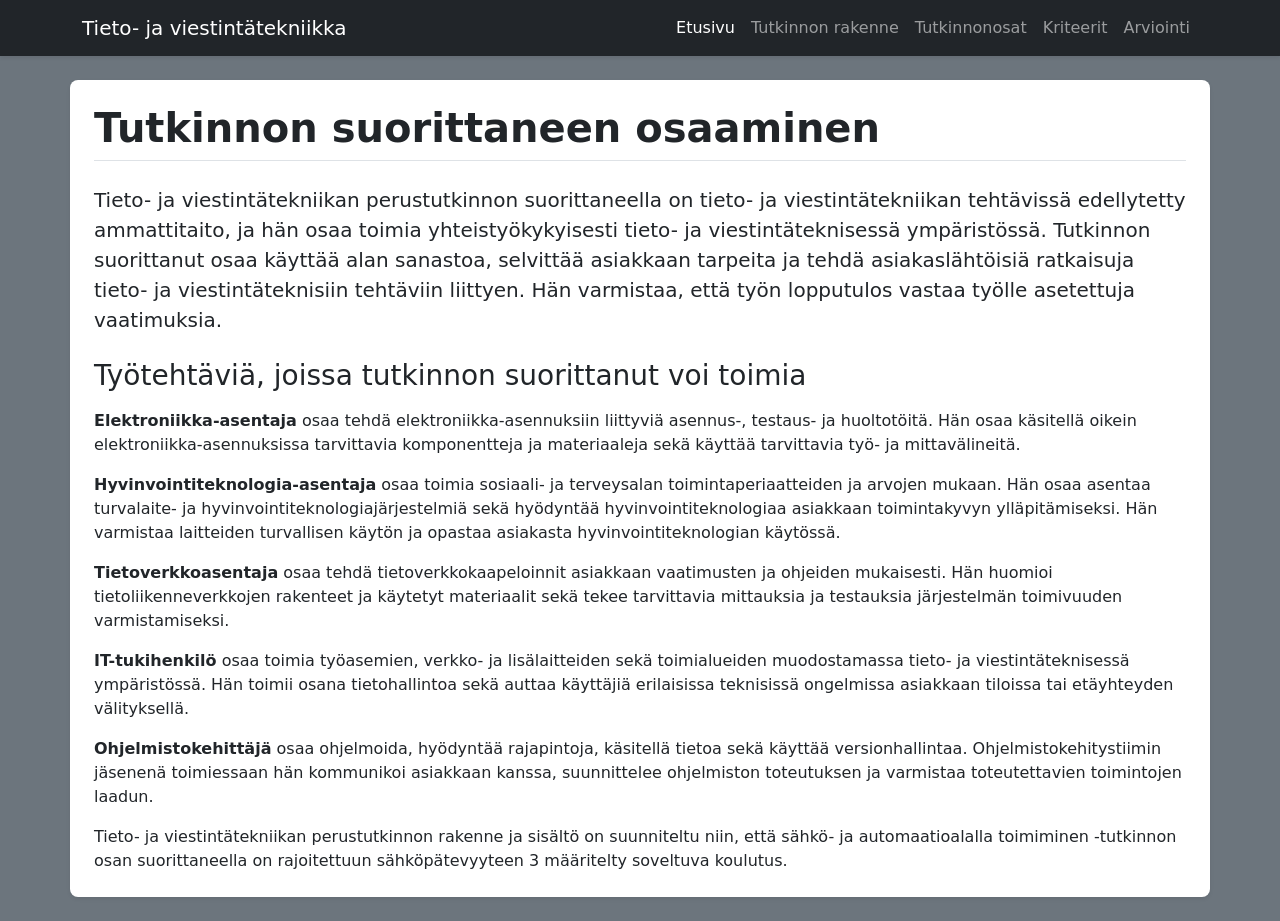
<file: index.html>
<!DOCTYPE html>
<html lang="fi">
<head>
    <meta charset="UTF-8">
    <meta name="viewport" content="width=device-width, initial-scale=1.0">
    <title>Etusivu</title>
    <link href="https://cdn.jsdelivr.net/npm/bootstrap@5.3.3/dist/css/bootstrap.min.css" rel="stylesheet">
    <link rel="stylesheet" href="style.css">
</head>
<body class="bg-secondary">

    <nav class="navbar navbar-expand-md bg-dark navbar-dark shadow-sm sticky-top">
        <div class="container">
            <a class="navbar-brand" href="index.html">Tieto- ja viestintätekniikka</a>
            <button class="navbar-toggler" type="button" data-bs-toggle="collapse" data-bs-target="#navbarSupportedContent" aria-controls="navbarSupportedContent" aria-expanded="false" aria-label="Toggle navigation">
                <span class="navbar-toggler-icon"></span>
            </button>
            <div class="collapse navbar-collapse" id="navbarSupportedContent">
                <ul class="navbar-nav ms-auto">
                    <li class="nav-item"><a class="nav-link active" aria-current="page" href="index.html">Etusivu</a></li>
                    <li class="nav-item"><a class="nav-link" href="tutkinnonmuodostuminen.html">Tutkinnon rakenne</a></li>
                    <li class="nav-item"><a class="nav-link" href="tutkinnonosat.html">Tutkinnonosat</a></li>
                    <li class="nav-item"><a class="nav-link" href="kriteerit.html">Kriteerit</a></li>
                    <li class="nav-item"><a class="nav-link" href="arviointi.html">Arviointi</a></li>
                </ul>
            </div>
        </div>
    </nav>

    <main class="container w-auto mx-3 mx-md-auto my-4 p-3 p-md-4 bg-white rounded-3 shadow-sm">
        <h1 class="display-6 fw-bold border-bottom pb-2 mb-4">Tutkinnon suorittaneen osaaminen</h1>

        <p class="lead">Tieto- ja viestintätekniikan perustutkinnon suorittaneella on tieto- ja viestintätekniikan tehtävissä edellytetty ammattitaito, ja hän osaa toimia yhteistyökykyisesti tieto- ja viestintäteknisessä ympäristössä. Tutkinnon suorittanut osaa käyttää alan sanastoa, selvittää asiakkaan tarpeita ja tehdä asiakaslähtöisiä ratkaisuja tieto- ja viestintäteknisiin tehtäviin liittyen. Hän varmistaa, että työn lopputulos vastaa työlle asetettuja vaatimuksia.</p>

        <h2 class="h3 mt-4 mb-3">Työtehtäviä, joissa tutkinnon suorittanut voi toimia</h2>

        <p><strong>Elektroniikka-asentaja</strong> osaa tehdä elektroniikka-asennuksiin liittyviä asennus-, testaus- ja huoltotöitä. Hän osaa käsitellä oikein elektroniikka-asennuksissa tarvittavia komponentteja ja materiaaleja sekä käyttää tarvittavia työ- ja mittavälineitä.</p>

        <p><strong>Hyvinvointiteknologia-asentaja</strong> osaa toimia sosiaali- ja terveysalan toimintaperiaatteiden ja arvojen mukaan. Hän osaa asentaa turvalaite- ja hyvinvointiteknologiajärjestelmiä sekä hyödyntää hyvinvointiteknologiaa asiakkaan toimintakyvyn ylläpitämiseksi. Hän varmistaa laitteiden turvallisen käytön ja opastaa asiakasta hyvinvointiteknologian käytössä.</p>

        <p><strong>Tietoverkkoasentaja</strong> osaa tehdä tietoverkkokaapeloinnit asiakkaan vaatimusten ja ohjeiden mukaisesti. Hän huomioi tietoliikenneverkkojen rakenteet ja käytetyt materiaalit sekä tekee tarvittavia mittauksia ja testauksia järjestelmän toimivuuden varmistamiseksi.</p>

        <p><strong>IT-tukihenkilö</strong> osaa toimia työasemien, verkko- ja lisälaitteiden sekä toimialueiden muodostamassa tieto- ja viestintäteknisessä ympäristössä. Hän toimii osana tietohallintoa sekä auttaa käyttäjiä erilaisissa teknisissä ongelmissa asiakkaan tiloissa tai etäyhteyden välityksellä.</p>

        <p><strong>Ohjelmistokehittäjä</strong> osaa ohjelmoida, hyödyntää rajapintoja, käsitellä tietoa sekä käyttää versionhallintaa. Ohjelmistokehitystiimin jäsenenä toimiessaan hän kommunikoi asiakkaan kanssa, suunnittelee ohjelmiston toteutuksen ja varmistaa toteutettavien toimintojen laadun.</p>

        <p class="mb-0">Tieto- ja viestintätekniikan perustutkinnon rakenne ja sisältö on suunniteltu niin, että sähkö- ja automaatioalalla toimiminen -tutkinnon osan suorittaneella on rajoitettuun sähköpätevyyteen 3 määritelty soveltuva koulutus.</p>
    </main>

    <script src="https://cdn.jsdelivr.net/npm/bootstrap@5.3.3/dist/js/bootstrap.bundle.min.js"></script>
</body>
</html>
</file>
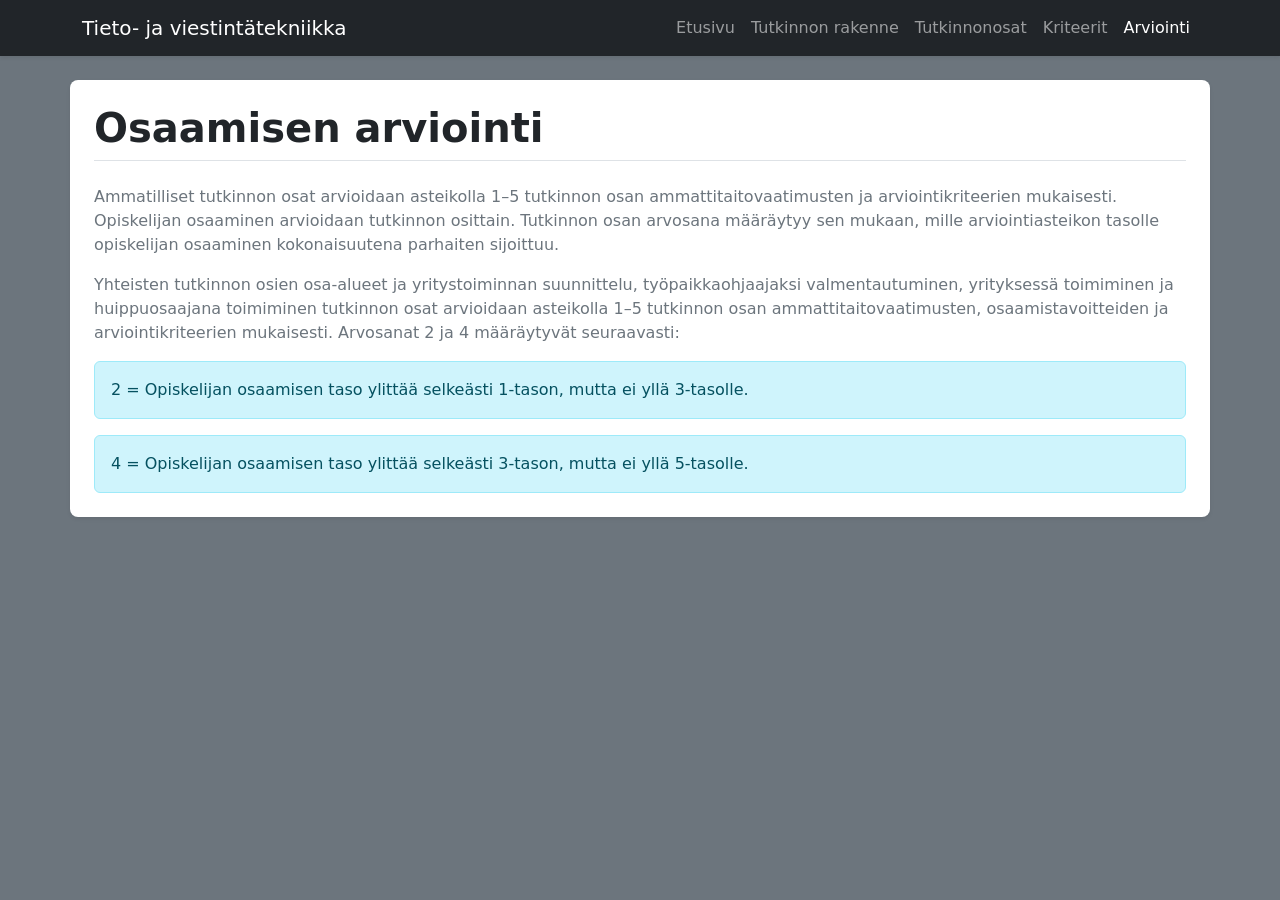
<file: arviointi.html>
<!DOCTYPE html>
<html lang="fi">
<head>
    <meta charset="UTF-8">
    <meta name="viewport" content="width=device-width, initial-scale=1.0">
    <title>Arviointi</title>
    <link href="https://cdn.jsdelivr.net/npm/bootstrap@5.3.3/dist/css/bootstrap.min.css" rel="stylesheet">
    <link rel="stylesheet" href="style.css">
</head>
<body class="bg-secondary">

    <nav class="navbar navbar-expand-md bg-dark navbar-dark shadow-sm sticky-top">
        <div class="container">
            <a class="navbar-brand" href="index.html">Tieto- ja viestintätekniikka</a>
            <button class="navbar-toggler" type="button" data-bs-toggle="collapse" data-bs-target="#navbarSupportedContent" aria-controls="navbarSupportedContent" aria-expanded="false" aria-label="Toggle navigation">
                <span class="navbar-toggler-icon"></span>
            </button>
            <div class="collapse navbar-collapse" id="navbarSupportedContent">
                <ul class="navbar-nav ms-auto">
                    <li class="nav-item"><a class="nav-link" href="index.html">Etusivu</a></li>
                    <li class="nav-item"><a class="nav-link" href="tutkinnonmuodostuminen.html">Tutkinnon rakenne</a></li>
                    <li class="nav-item"><a class="nav-link" href="tutkinnonosat.html">Tutkinnonosat</a></li>
                    <li class="nav-item"><a class="nav-link" href="kriteerit.html">Kriteerit</a></li>
                    <li class="nav-item"><a class="nav-link active" aria-current="page" href="arviointi.html">Arviointi</a></li>
                </ul>
            </div>
        </div>
    </nav>

    <main class="container w-auto mx-3 mx-md-auto my-4 p-3 p-md-4 bg-white rounded-3 shadow-sm">
        <h1 class="display-6 fw-bold border-bottom pb-2 mb-4">Osaamisen arviointi</h1>

        <p class="text-secondary">Ammatilliset tutkinnon osat arvioidaan asteikolla 1–5 tutkinnon osan ammattitaitovaatimusten ja arviointikriteerien mukaisesti. Opiskelijan osaaminen arvioidaan tutkinnon osittain. Tutkinnon osan arvosana määräytyy sen mukaan, mille arviointiasteikon tasolle opiskelijan osaaminen kokonaisuutena parhaiten sijoittuu.</p>

        <p class="text-secondary">Yhteisten tutkinnon osien osa-alueet ja yritystoiminnan suunnittelu, työpaikkaohjaajaksi valmentautuminen, yrityksessä toimiminen ja huippuosaajana toimiminen tutkinnon osat arvioidaan asteikolla 1–5 tutkinnon osan ammattitaitovaatimusten, osaamistavoitteiden ja arviointikriteerien mukaisesti. Arvosanat 2 ja 4 määräytyvät seuraavasti:</p>

        <p class="alert alert-info">2 = Opiskelijan osaamisen taso ylittää selkeästi 1-tason, mutta ei yllä 3-tasolle.</p>

        <p class="alert alert-info mb-0">4 = Opiskelijan osaamisen taso ylittää selkeästi 3-tason, mutta ei yllä 5-tasolle.</p>
    </main>

    <script src="https://cdn.jsdelivr.net/npm/bootstrap@5.3.3/dist/js/bootstrap.bundle.min.js"></script>
</body>
</html>
</file>
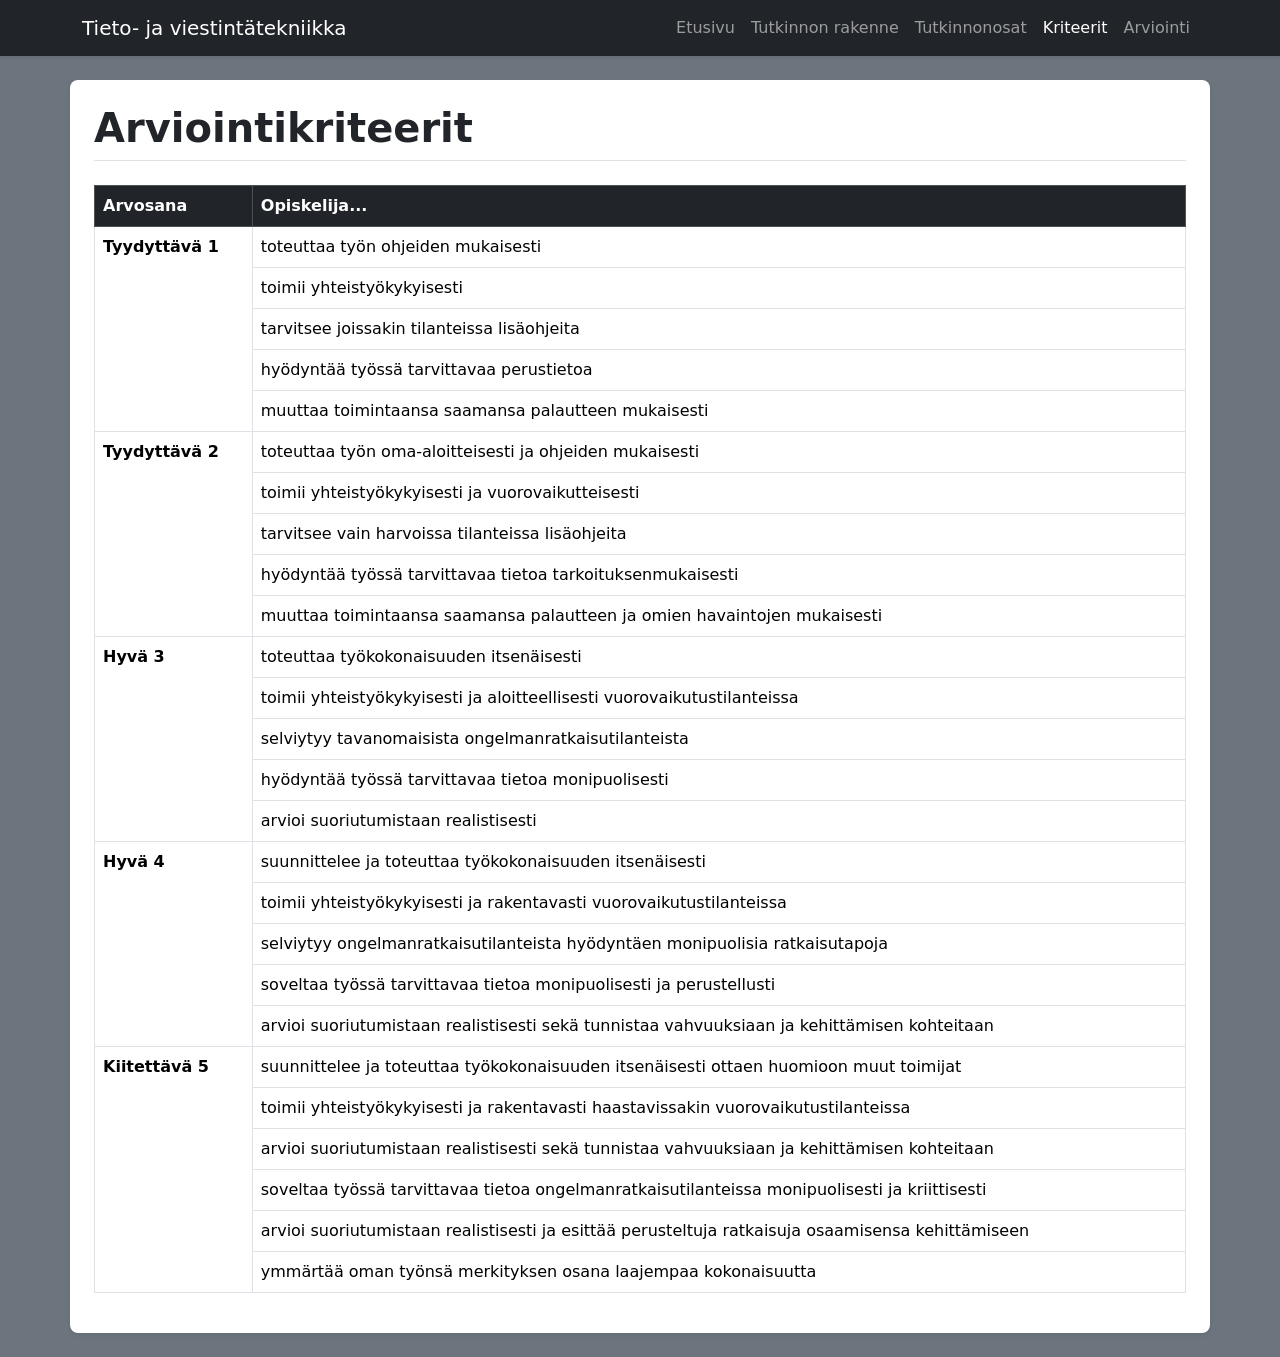
<file: kriteerit.html>
<!DOCTYPE html>
<html lang="fi">
<head>
    <meta charset="UTF-8">
    <meta name="viewport" content="width=device-width, initial-scale=1.0">
    <title>Kriteerit</title>
    <link href="https://cdn.jsdelivr.net/npm/bootstrap@5.3.3/dist/css/bootstrap.min.css" rel="stylesheet">
    <link rel="stylesheet" href="style.css">
</head>
<body class="bg-secondary">

    <nav class="navbar navbar-expand-md bg-dark navbar-dark shadow-sm sticky-top">
        <div class="container">
            <a class="navbar-brand" href="index.html">Tieto- ja viestintätekniikka</a>
            <button class="navbar-toggler" type="button" data-bs-toggle="collapse" data-bs-target="#navbarSupportedContent" aria-controls="navbarSupportedContent" aria-expanded="false" aria-label="Toggle navigation">
                <span class="navbar-toggler-icon"></span>
            </button>
            <div class="collapse navbar-collapse" id="navbarSupportedContent">
                <ul class="navbar-nav ms-auto">
                    <li class="nav-item"><a class="nav-link" href="index.html">Etusivu</a></li>
                    <li class="nav-item"><a class="nav-link" href="tutkinnonmuodostuminen.html">Tutkinnon rakenne</a></li>
                    <li class="nav-item"><a class="nav-link" href="tutkinnonosat.html">Tutkinnonosat</a></li>
                    <li class="nav-item"><a class="nav-link active" aria-current="page" href="kriteerit.html">Kriteerit</a></li>
                    <li class="nav-item"><a class="nav-link" href="arviointi.html">Arviointi</a></li>
                </ul>
            </div>
        </div>
    </nav>

    <main class="container w-auto mx-3 mx-md-auto my-4 p-3 p-md-4 bg-white rounded-3 shadow-sm">
        <h1 class="display-6 fw-bold border-bottom pb-2 mb-4">Arviointikriteerit</h1>

        <div class="table-responsive">
            <table class="table table-bordered">
                <thead class="table-dark">
                    <tr>
                        <th>Arvosana</th>
                        <th>Opiskelija...</th>
                    </tr>
                </thead>
                <tbody>
                    <tr>
                        <td rowspan="5" class="fw-bold">Tyydyttävä 1</td>
                        <td>toteuttaa työn ohjeiden mukaisesti</td>
                    </tr>
                    <tr><td>toimii yhteistyökykyisesti</td></tr>
                    <tr><td>tarvitsee joissakin tilanteissa lisäohjeita</td></tr>
                    <tr><td>hyödyntää työssä tarvittavaa perustietoa</td></tr>
                    <tr><td>muuttaa toimintaansa saamansa palautteen mukaisesti</td></tr>

                    <tr>
                        <td rowspan="5" class="fw-bold">Tyydyttävä 2</td>
                        <td>toteuttaa työn oma-aloitteisesti ja ohjeiden mukaisesti</td>
                    </tr>
                    <tr><td>toimii yhteistyökykyisesti ja vuorovaikutteisesti</td></tr>
                    <tr><td>tarvitsee vain harvoissa tilanteissa lisäohjeita</td></tr>
                    <tr><td>hyödyntää työssä tarvittavaa tietoa tarkoituksenmukaisesti</td></tr>
                    <tr><td>muuttaa toimintaansa saamansa palautteen ja omien havaintojen mukaisesti</td></tr>

                    <tr>
                        <td rowspan="5" class="fw-bold">Hyvä 3</td>
                        <td>toteuttaa työkokonaisuuden itsenäisesti</td>
                    </tr>
                    <tr><td>toimii yhteistyökykyisesti ja aloitteellisesti vuorovaikutustilanteissa</td></tr>
                    <tr><td>selviytyy tavanomaisista ongelmanratkaisutilanteista</td></tr>
                    <tr><td>hyödyntää työssä tarvittavaa tietoa monipuolisesti</td></tr>
                    <tr><td>arvioi suoriutumistaan realistisesti</td></tr>

                    <tr>
                        <td rowspan="5" class="fw-bold">Hyvä 4</td>
                        <td>suunnittelee ja toteuttaa työkokonaisuuden itsenäisesti</td>
                    </tr>
                    <tr><td>toimii yhteistyökykyisesti ja rakentavasti vuorovaikutustilanteissa</td></tr>
                    <tr><td>selviytyy ongelmanratkaisutilanteista hyödyntäen monipuolisia ratkaisutapoja</td></tr>
                    <tr><td>soveltaa työssä tarvittavaa tietoa monipuolisesti ja perustellusti</td></tr>
                    <tr><td>arvioi suoriutumistaan realistisesti sekä tunnistaa vahvuuksiaan ja kehittämisen kohteitaan</td></tr>

                    <tr>
                        <td rowspan="6" class="fw-bold">Kiitettävä 5</td>
                        <td>suunnittelee ja toteuttaa työkokonaisuuden itsenäisesti ottaen huomioon muut toimijat</td>
                    </tr>
                    <tr><td>toimii yhteistyökykyisesti ja rakentavasti haastavissakin vuorovaikutustilanteissa</td></tr>
                    <tr><td>arvioi suoriutumistaan realistisesti sekä tunnistaa vahvuuksiaan ja kehittämisen kohteitaan</td></tr>
                    <tr><td>soveltaa työssä tarvittavaa tietoa ongelmanratkaisutilanteissa monipuolisesti ja kriittisesti</td></tr>
                    <tr><td>arvioi suoriutumistaan realistisesti ja esittää perusteltuja ratkaisuja osaamisensa kehittämiseen</td></tr>
                    <tr><td>ymmärtää oman työnsä merkityksen osana laajempaa kokonaisuutta</td></tr>
                </tbody>
            </table>
        </div>
    </main>

    <script src="https://cdn.jsdelivr.net/npm/bootstrap@5.3.3/dist/js/bootstrap.bundle.min.js"></script>
</body>
</html>
</file>
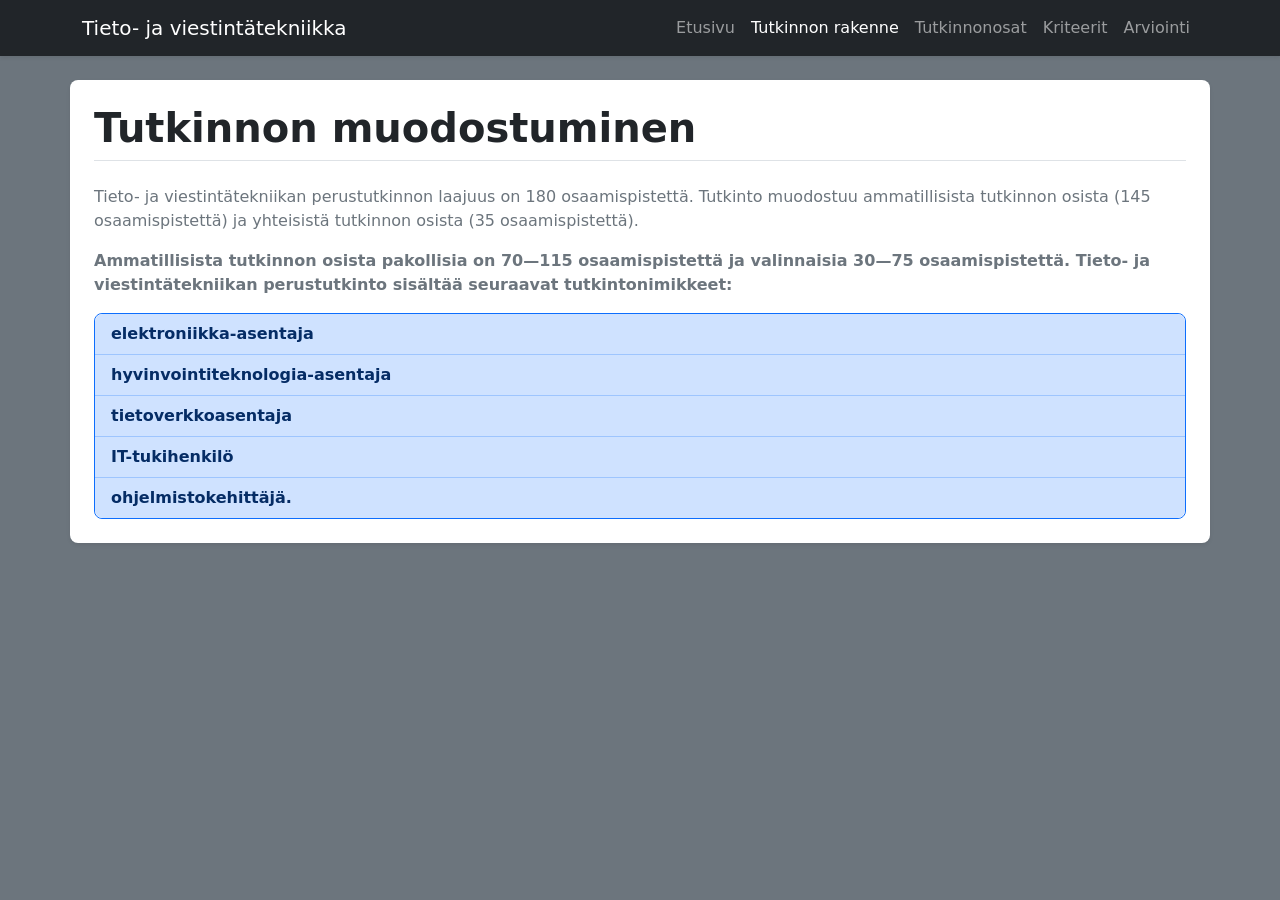
<file: tutkinnonmuodostuminen.html>
<!DOCTYPE html>
<html lang="fi">
<head>
    <meta charset="UTF-8">
    <meta name="viewport" content="width=device-width, initial-scale=1.0">
    <title>Tutkinnon muodostuminen</title>
    <link href="https://cdn.jsdelivr.net/npm/bootstrap@5.3.3/dist/css/bootstrap.min.css" rel="stylesheet">
    <link rel="stylesheet" href="style.css">
</head>
<body class="bg-secondary">

    <nav class="navbar navbar-expand-md bg-dark navbar-dark shadow-sm sticky-top">
        <div class="container">
            <a class="navbar-brand" href="index.html">Tieto- ja viestintätekniikka</a>
            <button class="navbar-toggler" type="button" data-bs-toggle="collapse" data-bs-target="#navbarSupportedContent" aria-controls="navbarSupportedContent" aria-expanded="false" aria-label="Toggle navigation">
                <span class="navbar-toggler-icon"></span>
            </button>
            <div class="collapse navbar-collapse" id="navbarSupportedContent">
                <ul class="navbar-nav ms-auto">
                    <li class="nav-item"><a class="nav-link" href="index.html">Etusivu</a></li>
                    <li class="nav-item"><a class="nav-link active" aria-current="page" href="tutkinnonmuodostuminen.html">Tutkinnon rakenne</a></li>
                    <li class="nav-item"><a class="nav-link" href="tutkinnonosat.html">Tutkinnonosat</a></li>
                    <li class="nav-item"><a class="nav-link" href="kriteerit.html">Kriteerit</a></li>
                    <li class="nav-item"><a class="nav-link" href="arviointi.html">Arviointi</a></li>
                </ul>
            </div>
        </div>
    </nav>

    <main class="container w-auto mx-3 mx-md-auto my-4 p-3 p-md-4 bg-white rounded-3 shadow-sm">
        <h1 class="display-6 fw-bold border-bottom pb-2 mb-4">Tutkinnon muodostuminen</h1>

        <p class="text-secondary">Tieto- ja viestintätekniikan perustutkinnon laajuus on 180 osaamispistettä. Tutkinto muodostuu ammatillisista tutkinnon osista (145 osaamispistettä) ja yhteisistä tutkinnon osista (35 osaamispistettä).</p>

        <p class="text-secondary fw-semibold">Ammatillisista tutkinnon osista pakollisia on 70—115 osaamispistettä ja valinnaisia 30—75 osaamispistettä. Tieto- ja viestintätekniikan perustutkinto sisältää seuraavat tutkintonimikkeet:</p>

        <ul class="list-group list-group-flush border border-primary rounded-3 mb-0">
            <li class="list-group-item list-group-item-primary fw-bold">elektroniikka-asentaja</li>
            <li class="list-group-item list-group-item-primary fw-bold">hyvinvointiteknologia-asentaja</li>
            <li class="list-group-item list-group-item-primary fw-bold">tietoverkkoasentaja</li>
            <li class="list-group-item list-group-item-primary fw-bold">IT-tukihenkilö</li>
            <li class="list-group-item list-group-item-primary fw-bold">ohjelmistokehittäjä.</li>
        </ul>
    </main>

    <script src="https://cdn.jsdelivr.net/npm/bootstrap@5.3.3/dist/js/bootstrap.bundle.min.js"></script>
</body>
</html>
</file>
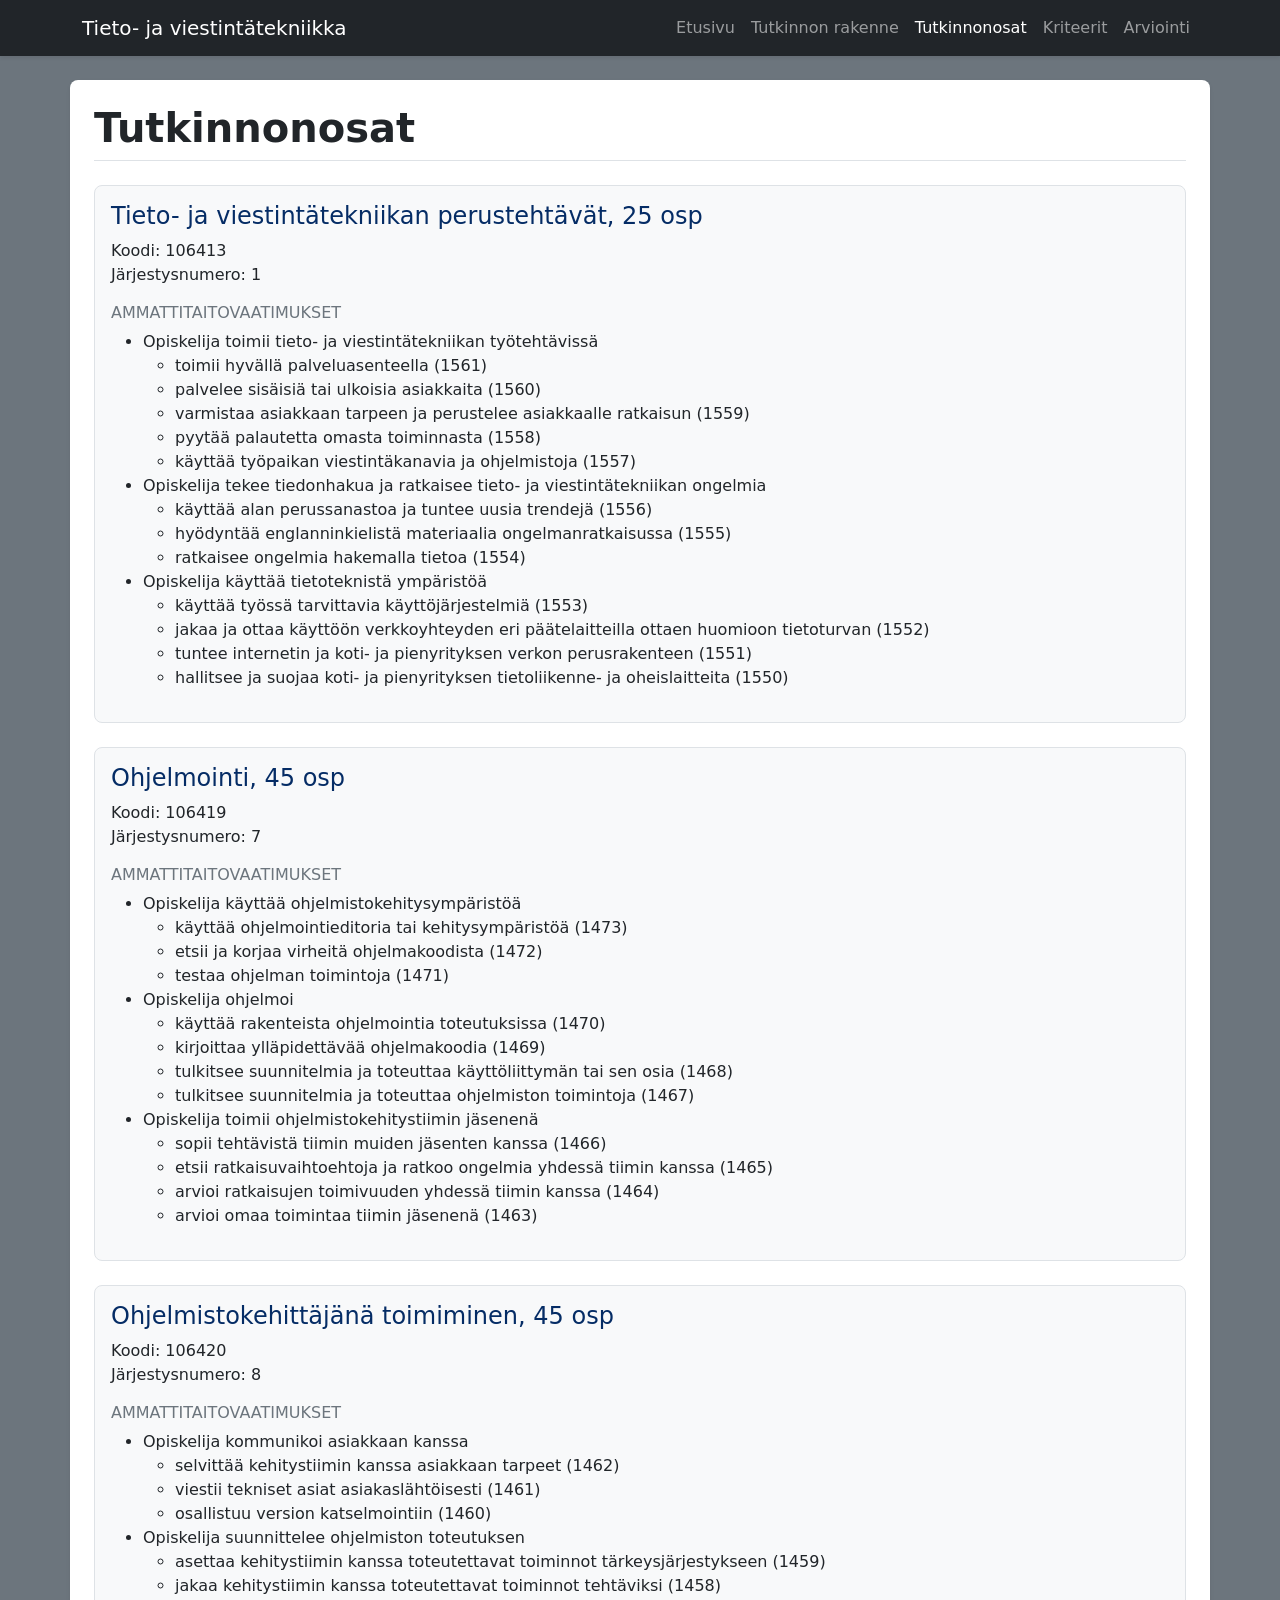
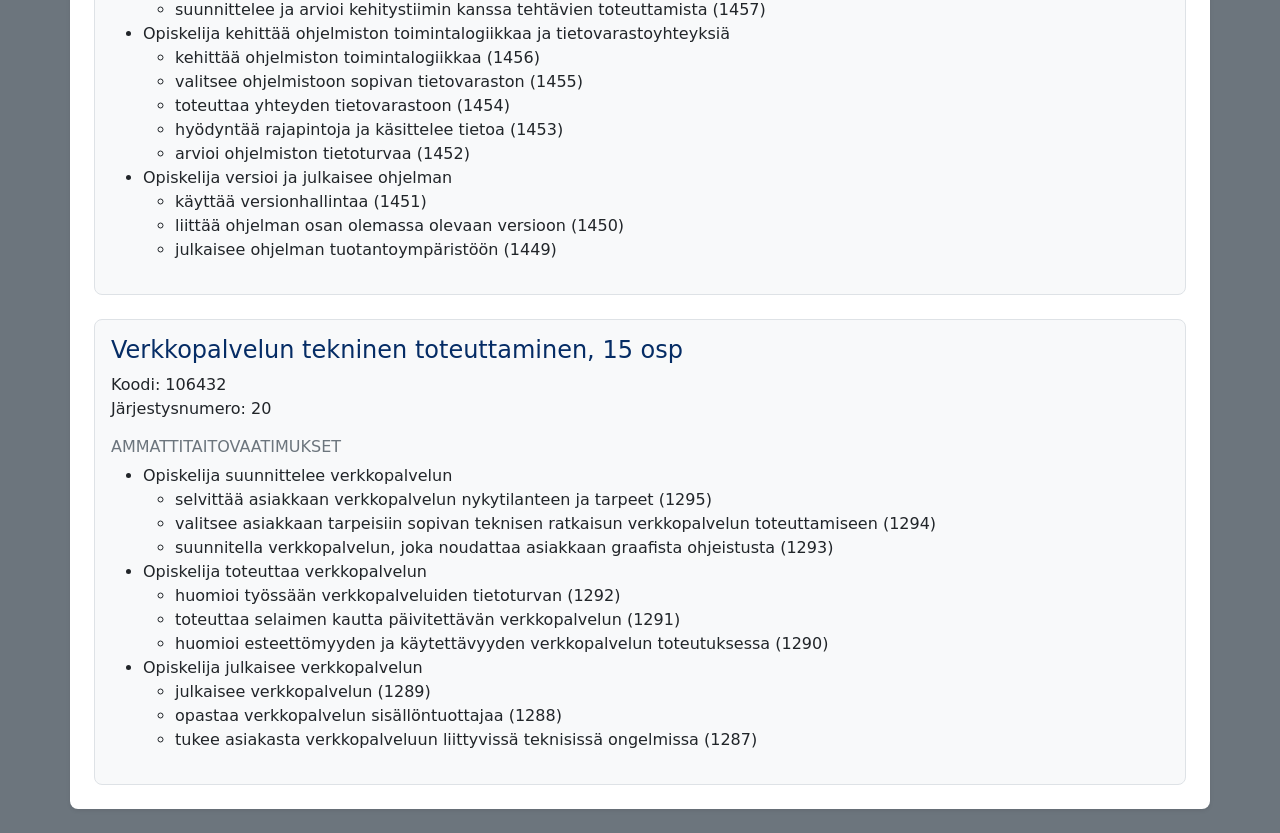
<file: tutkinnonosat.html>
<!DOCTYPE html>
<html lang="fi">
<head>
    <meta charset="UTF-8">
    <meta name="viewport" content="width=device-width, initial-scale=1.0">
    <title>Tutkinnonosat</title>
    <link href="https://cdn.jsdelivr.net/npm/bootstrap@5.3.3/dist/css/bootstrap.min.css" rel="stylesheet">
    <link rel="stylesheet" href="style.css">
</head>
<body class="bg-secondary">

    <nav class="navbar navbar-expand-md bg-dark navbar-dark shadow-sm sticky-top">
        <div class="container">
            <a class="navbar-brand" href="index.html">Tieto- ja viestintätekniikka</a>
            <button class="navbar-toggler" type="button" data-bs-toggle="collapse" data-bs-target="#navbarSupportedContent" aria-controls="navbarSupportedContent" aria-expanded="false" aria-label="Toggle navigation">
                <span class="navbar-toggler-icon"></span>
            </button>
            <div class="collapse navbar-collapse" id="navbarSupportedContent">
                <ul class="navbar-nav ms-auto">
                    <li class="nav-item"><a class="nav-link" href="index.html">Etusivu</a></li>
                    <li class="nav-item"><a class="nav-link" href="tutkinnonmuodostuminen.html">Tutkinnon rakenne</a></li>
                    <li class="nav-item"><a class="nav-link active" aria-current="page" href="tutkinnonosat.html">Tutkinnonosat</a></li>
                    <li class="nav-item"><a class="nav-link" href="kriteerit.html">Kriteerit</a></li>
                    <li class="nav-item"><a class="nav-link" href="arviointi.html">Arviointi</a></li>
                </ul>
            </div>
        </div>
    </nav>

    <main class="container w-auto mx-3 mx-md-auto my-4 p-3 p-md-4 bg-white rounded-3 shadow-sm">
        <h1 class="display-6 fw-bold border-bottom pb-2 mb-4">Tutkinnonosat</h1>

        <section class="border rounded-3 p-3 mb-4 bg-light">
            <h2 class="h4 text-primary-emphasis">Tieto- ja viestintätekniikan perustehtävät, 25 osp</h2>
            <p>Koodi: 106413<br>Järjestysnumero: 1</p>

            <h3 class="h6 text-uppercase text-secondary">Ammattitaitovaatimukset</h3>
            <ul>
                <li>Opiskelija toimii tieto- ja viestintätekniikan työtehtävissä
                    <ul>
                        <li>toimii hyvällä palveluasenteella (1561)</li>
                        <li>palvelee sisäisiä tai ulkoisia asiakkaita (1560)</li>
                        <li>varmistaa asiakkaan tarpeen ja perustelee asiakkaalle ratkaisun (1559)</li>
                        <li>pyytää palautetta omasta toiminnasta (1558)</li>
                        <li>käyttää työpaikan viestintäkanavia ja ohjelmistoja (1557)</li>
                    </ul>
                </li>
                <li>Opiskelija tekee tiedonhakua ja ratkaisee tieto- ja viestintätekniikan ongelmia
                    <ul>
                        <li>käyttää alan perussanastoa ja tuntee uusia trendejä (1556)</li>
                        <li>hyödyntää englanninkielistä materiaalia ongelmanratkaisussa (1555)</li>
                        <li>ratkaisee ongelmia hakemalla tietoa (1554)</li>
                    </ul>
                </li>
                <li>Opiskelija käyttää tietoteknistä ympäristöä
                    <ul>
                        <li>käyttää työssä tarvittavia käyttöjärjestelmiä (1553)</li>
                        <li>jakaa ja ottaa käyttöön verkkoyhteyden eri päätelaitteilla ottaen huomioon tietoturvan (1552)</li>
                        <li>tuntee internetin ja koti- ja pienyrityksen verkon perusrakenteen (1551)</li>
                        <li>hallitsee ja suojaa koti- ja pienyrityksen tietoliikenne- ja oheislaitteita (1550)</li>
                    </ul>
                </li>
            </ul>
        </section>

        <section class="border rounded-3 p-3 mb-4 bg-light">
            <h2 class="h4 text-primary-emphasis">Ohjelmointi, 45 osp</h2>
            <p>Koodi: 106419<br>Järjestysnumero: 7</p>

            <h3 class="h6 text-uppercase text-secondary">Ammattitaitovaatimukset</h3>
            <ul>
                <li>Opiskelija käyttää ohjelmistokehitysympäristöä
                    <ul>
                        <li>käyttää ohjelmointieditoria tai kehitysympäristöä (1473)</li>
                        <li>etsii ja korjaa virheitä ohjelmakoodista (1472)</li>
                        <li>testaa ohjelman toimintoja (1471)</li>
                    </ul>
                </li>
                <li>Opiskelija ohjelmoi
                    <ul>
                        <li>käyttää rakenteista ohjelmointia toteutuksissa (1470)</li>
                        <li>kirjoittaa ylläpidettävää ohjelmakoodia (1469)</li>
                        <li>tulkitsee suunnitelmia ja toteuttaa käyttöliittymän tai sen osia (1468)</li>
                        <li>tulkitsee suunnitelmia ja toteuttaa ohjelmiston toimintoja (1467)</li>
                    </ul>
                </li>
                <li>Opiskelija toimii ohjelmistokehitystiimin jäsenenä
                    <ul>
                        <li>sopii tehtävistä tiimin muiden jäsenten kanssa (1466)</li>
                        <li>etsii ratkaisuvaihtoehtoja ja ratkoo ongelmia yhdessä tiimin kanssa (1465)</li>
                        <li>arvioi ratkaisujen toimivuuden yhdessä tiimin kanssa (1464)</li>
                        <li>arvioi omaa toimintaa tiimin jäsenenä (1463)</li>
                    </ul>
                </li>
            </ul>
        </section>

        <section class="border rounded-3 p-3 mb-4 bg-light">
            <h2 class="h4 text-primary-emphasis">Ohjelmistokehittäjänä toimiminen, 45 osp</h2>
            <p>Koodi: 106420<br>Järjestysnumero: 8</p>

            <h3 class="h6 text-uppercase text-secondary">Ammattitaitovaatimukset</h3>
            <ul>
                <li>Opiskelija kommunikoi asiakkaan kanssa
                    <ul>
                        <li>selvittää kehitystiimin kanssa asiakkaan tarpeet (1462)</li>
                        <li>viestii tekniset asiat asiakaslähtöisesti (1461)</li>
                        <li>osallistuu version katselmointiin (1460)</li>
                    </ul>
                </li>
                <li>Opiskelija suunnittelee ohjelmiston toteutuksen
                    <ul>
                        <li>asettaa kehitystiimin kanssa toteutettavat toiminnot tärkeysjärjestykseen (1459)</li>
                        <li>jakaa kehitystiimin kanssa toteutettavat toiminnot tehtäviksi (1458)</li>
                        <li>suunnittelee ja arvioi kehitystiimin kanssa tehtävien toteuttamista (1457)</li>
                    </ul>
                </li>
                <li>Opiskelija kehittää ohjelmiston toimintalogiikkaa ja tietovarastoyhteyksiä
                    <ul>
                        <li>kehittää ohjelmiston toimintalogiikkaa (1456)</li>
                        <li>valitsee ohjelmistoon sopivan tietovaraston (1455)</li>
                        <li>toteuttaa yhteyden tietovarastoon (1454)</li>
                        <li>hyödyntää rajapintoja ja käsittelee tietoa (1453)</li>
                        <li>arvioi ohjelmiston tietoturvaa (1452)</li>
                    </ul>
                </li>
                <li>Opiskelija versioi ja julkaisee ohjelman
                    <ul>
                        <li>käyttää versionhallintaa (1451)</li>
                        <li>liittää ohjelman osan olemassa olevaan versioon (1450)</li>
                        <li>julkaisee ohjelman tuotantoympäristöön (1449)</li>
                    </ul>
                </li>
            </ul>
        </section>

        <section class="border rounded-3 p-3 mb-0 bg-light">
            <h2 class="h4 text-primary-emphasis">Verkkopalvelun tekninen toteuttaminen, 15 osp</h2>
            <p>Koodi: 106432<br>Järjestysnumero: 20</p>

            <h3 class="h6 text-uppercase text-secondary">Ammattitaitovaatimukset</h3>
            <ul>
                <li>Opiskelija suunnittelee verkkopalvelun
                    <ul>
                        <li>selvittää asiakkaan verkkopalvelun nykytilanteen ja tarpeet (1295)</li>
                        <li>valitsee asiakkaan tarpeisiin sopivan teknisen ratkaisun verkkopalvelun toteuttamiseen (1294)</li>
                        <li>suunnitella verkkopalvelun, joka noudattaa asiakkaan graafista ohjeistusta (1293)</li>
                    </ul>
                </li>
                <li>Opiskelija toteuttaa verkkopalvelun
                    <ul>
                        <li>huomioi työssään verkkopalveluiden tietoturvan (1292)</li>
                        <li>toteuttaa selaimen kautta päivitettävän verkkopalvelun (1291)</li>
                        <li>huomioi esteettömyyden ja käytettävyyden verkkopalvelun toteutuksessa (1290)</li>
                    </ul>
                </li>
                <li>Opiskelija julkaisee verkkopalvelun
                    <ul>
                        <li>julkaisee verkkopalvelun (1289)</li>
                        <li>opastaa verkkopalvelun sisällöntuottajaa (1288)</li>
                        <li>tukee asiakasta verkkopalveluun liittyvissä teknisissä ongelmissa (1287)</li>
                    </ul>
                </li>
            </ul>
        </section>
    </main>

    <script src="https://cdn.jsdelivr.net/npm/bootstrap@5.3.3/dist/js/bootstrap.bundle.min.js"></script>
</body>
</html>
</file>
<file: style.css>
html {
    overflow-y: scroll;
}

body {
    background-color: #adb5bd;
}
</file>
